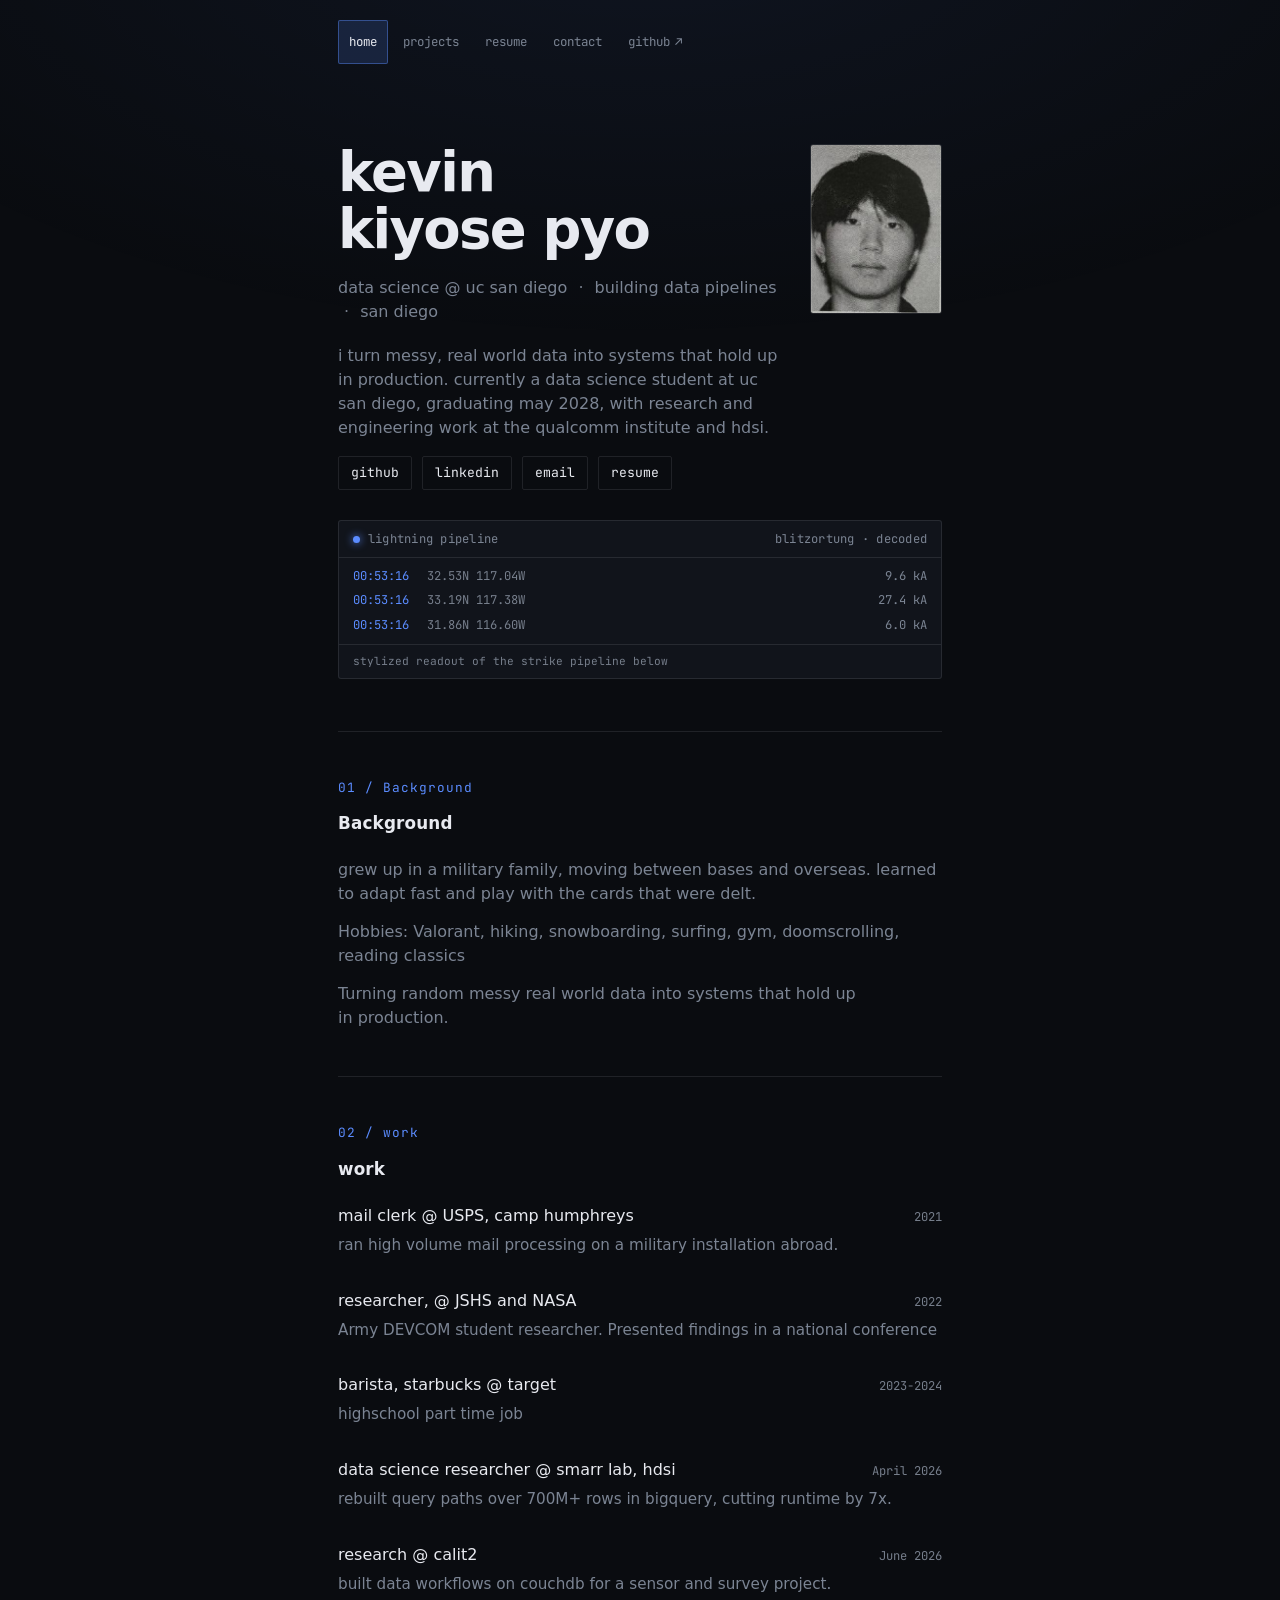
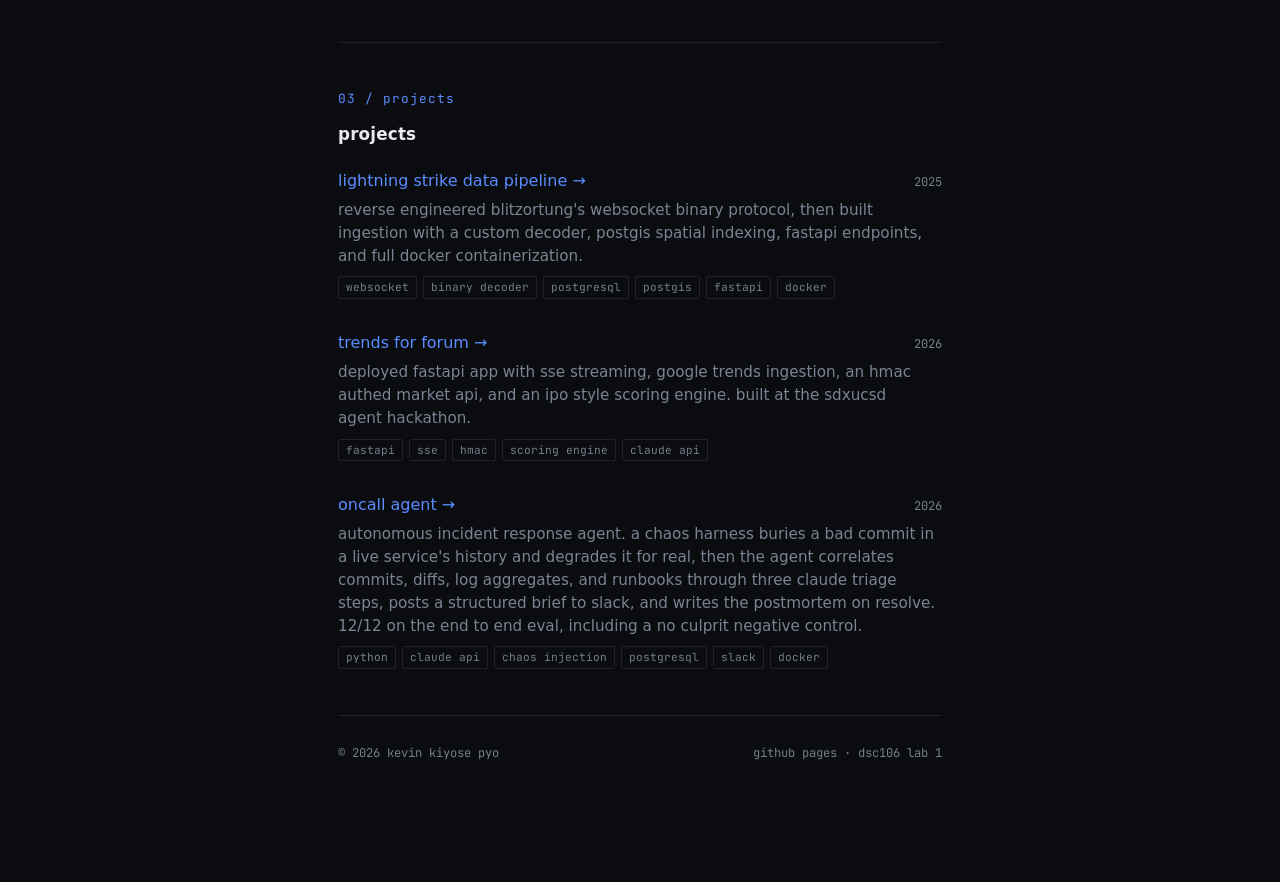
<file: index.html>
<!DOCTYPE html>
<html lang="en">
<head>
<meta charset="UTF-8" />
<meta name="viewport" content="width=device-width, initial-scale=1" />
<link rel="icon" href="favicon.svg" type="image/svg+xml" />
<title>Kevin Kiyose Pyo: Personal site and portfolio</title>
<meta name="author" content="Kevin Kiyose Pyo" />
<meta name="description" content="Kevin Kiyose Pyo. Data science at UC San Diego, building data pipelines in San Diego." />
<meta property="og:title" content="Kevin Kiyose Pyo: Personal site and portfolio" />
<meta property="og:description" content="Data science at UC San Diego, building data pipelines." />
<meta property="og:type" content="website" />
<meta property="og:url" content="https://kevinkiyosepyo.github.io/dsc106-lab1-portfolio" />
<link rel="canonical" href="https://kevinkiyosepyo.github.io/dsc106-lab1-portfolio" />
<link rel="preconnect" href="https://fonts.googleapis.com" />
<link rel="preconnect" href="https://fonts.gstatic.com" crossorigin />
<link href="https://fonts.googleapis.com/css2?family=JetBrains+Mono:wght@400;500;700&display=swap" rel="stylesheet" />
<link rel="stylesheet" href="style.css" />
</head>
<body>
<div class="storm" aria-hidden="true"></div>

<a class="skip-link" href="#main">skip to content</a>

<nav class="site-nav" aria-label="site navigation">
  <a href="index.html" aria-current="page">home</a>
  <a href="projects/index.html">projects</a>
  <a href="resume/index.html">resume</a>
  <a href="contact/index.html">contact</a>
  <a href="https://github.com/kevinkiyosepyo" target="_blank" rel="noopener noreferrer">github <span aria-hidden="true">↗</span><span class="visually-hidden"> (opens in a new tab)</span></a>
</nav>

<div class="wrap">
  <header class="page-head home">
    <div class="intro">
      <div>
        <h1>kevin kiyose pyo</h1>
        <p class="tagline">
          data science @ uc san diego
          <span class="sep">·</span> building data pipelines
          <span class="sep">·</span> san diego
        </p>
        <p class="lede">i turn messy, real world data into systems that hold up in production. currently a data science student at uc san diego, graduating <time datetime="2028-05">may 2028</time>, with research and engineering work at the qualcomm institute and hdsi.</p>
      </div>
      <figure class="portrait">
        <img src="images/kevin-portrait.jpg" alt="Black and white portrait of Kevin Kiyose Pyo." width="265" height="342" />
      </figure>
    </div>

    <nav class="links" aria-label="elsewhere">
      <a href="https://github.com/kevinkiyosepyo" target="_blank" rel="noopener noreferrer">github</a>
      <a href="https://www.linkedin.com/in/kevin-pyo/" target="_blank" rel="noopener noreferrer">linkedin</a>
      <a href="mailto:kevinkpyo@gmail.com">email</a>
      <a href="resume/index.html">resume</a>
    </nav>

    <!-- signature: lightning pipeline readout (decorative motif tied to the project below) -->
    <div class="feed" aria-hidden="true">
      <div class="feed-head">
        <span><span class="dot"></span>lightning pipeline</span>
        <span>blitzortung · decoded</span>
      </div>
      <div class="feed-rows" id="feedRows"></div>
      <div class="feed-note">stylized readout of the strike pipeline below</div>
    </div>
  </header>

  <main id="main">
  <section>
    <div class="idx">01 / Background</div>
    <h2>Background</h2>
    <div class="lede">
      <p>grew up in a military family, moving between bases and overseas. learned to adapt fast and play with the cards that were delt.</p>
      <p>Hobbies: Valorant, hiking, snowboarding, surfing, gym, doomscrolling, reading classics</p>
      <p>Turning random messy real world data into systems that hold up in production.</p>

    </div>
  </section>

  <section>
    <div class="idx">02 / work</div>
    <h2>work</h2>

    <div class="entry">
      <div class="entry-top">
        <div class="entry-title">mail clerk @ USPS, camp humphreys</div>
        <div class="entry-date">2021</div>
      </div>
      <p class="entry-desc">ran high volume mail processing on a military installation abroad.</p>
    </div>

    <div class="entry">
      <div class="entry-top">
        <div class="entry-title">researcher, @ JSHS and NASA</div>
        <div class="entry-date">2022</div>
      </div>
      <p class="entry-desc">Army DEVCOM student researcher. Presented findings in a national conference</p>
    </div>

    <div class="entry">
      <div class="entry-top">
        <div class="entry-title">barista, starbucks @ target</div>
        <div class="entry-date">2023-2024</div>
      </div>
      <p class="entry-desc">highschool part time job</p>
    </div>

    <div class="entry">
      <div class="entry-top">
        <div class="entry-title">data science researcher @ smarr lab, hdsi</div>
        <div class="entry-date">April 2026</div>
      </div>
      <p class="entry-desc">rebuilt query paths over 700M+ rows in bigquery, cutting runtime by 7x.</p>
    </div>

    <div class="entry">
      <div class="entry-top">
        <div class="entry-title">research @ calit2</div>
        <div class="entry-date">June 2026</div>
      </div>
      <p class="entry-desc">built data workflows on couchdb for a sensor and survey project.</p>
    </div>
  </section>

  <section>
    <div class="idx">03 / projects</div>
    <h2>projects</h2>

    <div class="entry">
      <div class="entry-top">
        <div class="entry-title">
          <a href="https://github.com/kevinkiyosepyo">lightning strike data pipeline →</a>
        </div>
        <div class="entry-date">2025</div>
      </div>
      <p class="entry-desc">reverse engineered blitzortung's websocket binary protocol, then built ingestion with a custom decoder, postgis spatial indexing, fastapi endpoints, and full docker containerization.</p>
      <div class="stack">
        <span>websocket</span><span>binary decoder</span><span>postgresql</span><span>postgis</span><span>fastapi</span><span>docker</span>
      </div>
    </div>

    <div class="entry">
      <div class="entry-top">
        <div class="entry-title">
          <a href="https://github.com/kevinkiyosepyo/trends-for-forum">trends for forum →</a>
        </div>
        <div class="entry-date">2026</div>
      </div>
      <p class="entry-desc">deployed fastapi app with sse streaming, google trends ingestion, an hmac authed market api, and an ipo style scoring engine. built at the sdxucsd agent hackathon.</p>
      <div class="stack">
        <span>fastapi</span><span>sse</span><span>hmac</span><span>scoring engine</span><span>claude api</span>
      </div>
    </div>

    <div class="entry">
      <div class="entry-top">
        <div class="entry-title">
          <a href="https://github.com/kevinkiyosepyo/oncall-agent">oncall agent →</a>
        </div>
        <div class="entry-date">2026</div>
      </div>
      <p class="entry-desc">autonomous incident response agent. a chaos harness buries a bad commit in a live service's history and degrades it for real, then the agent correlates commits, diffs, log aggregates, and runbooks through three claude triage steps, posts a structured brief to slack, and writes the postmortem on resolve. 12/12 on the end to end eval, including a no culprit negative control.</p>
      <div class="stack">
        <span>python</span><span>claude api</span><span>chaos injection</span><span>postgresql</span><span>slack</span><span>docker</span>
      </div>
    </div>
  </section>


  </main>

  <footer>
    <span>© 2026 kevin kiyose pyo</span>
    <span>github pages · dsc106 lab 1</span>
  </footer>
</div>

<script>
  // Decorative strike readout. Cycles plausible coordinates to evoke the pipeline.
  // Not a live feed; purely a visual motif for the signature panel.
  (function () {
    var rows = document.getElementById("feedRows");
    if (!rows) return;
    var places = [
      ["32.71N", "117.16W"], ["33.19N", "117.38W"], ["32.84N", "117.27W"],
      ["34.05N", "118.24W"], ["32.53N", "117.04W"], ["33.68N", "117.83W"],
      ["31.86N", "116.60W"], ["32.99N", "117.06W"], ["33.42N", "117.61W"]
    ];
    function stamp() {
      var d = new Date();
      function p(n){ return (n < 10 ? "0" : "") + n; }
      return p(d.getHours()) + ":" + p(d.getMinutes()) + ":" + p(d.getSeconds());
    }
    function kA() { return (Math.random() * 60 + 5).toFixed(1) + " kA"; }
    function push() {
      var loc = places[Math.floor(Math.random() * places.length)];
      var row = document.createElement("div");
      row.className = "feed-row new";
      row.innerHTML =
        '<span class="t">' + stamp() + '</span>' +
        '<span>' + loc[0] + "  " + loc[1] + '</span>' +
        '<span class="c">' + kA() + '</span>';
      rows.insertBefore(row, rows.firstChild);
      while (rows.children.length > 4) rows.removeChild(rows.lastChild);
      setTimeout(function () { row.classList.remove("new"); }, 900);
    }
    var reduce = window.matchMedia && window.matchMedia("(prefers-reduced-motion: reduce)").matches;
    push(); push(); push();
    if (!reduce) setInterval(push, 2600);
  })();

</script>
</body>
</html>
</file>
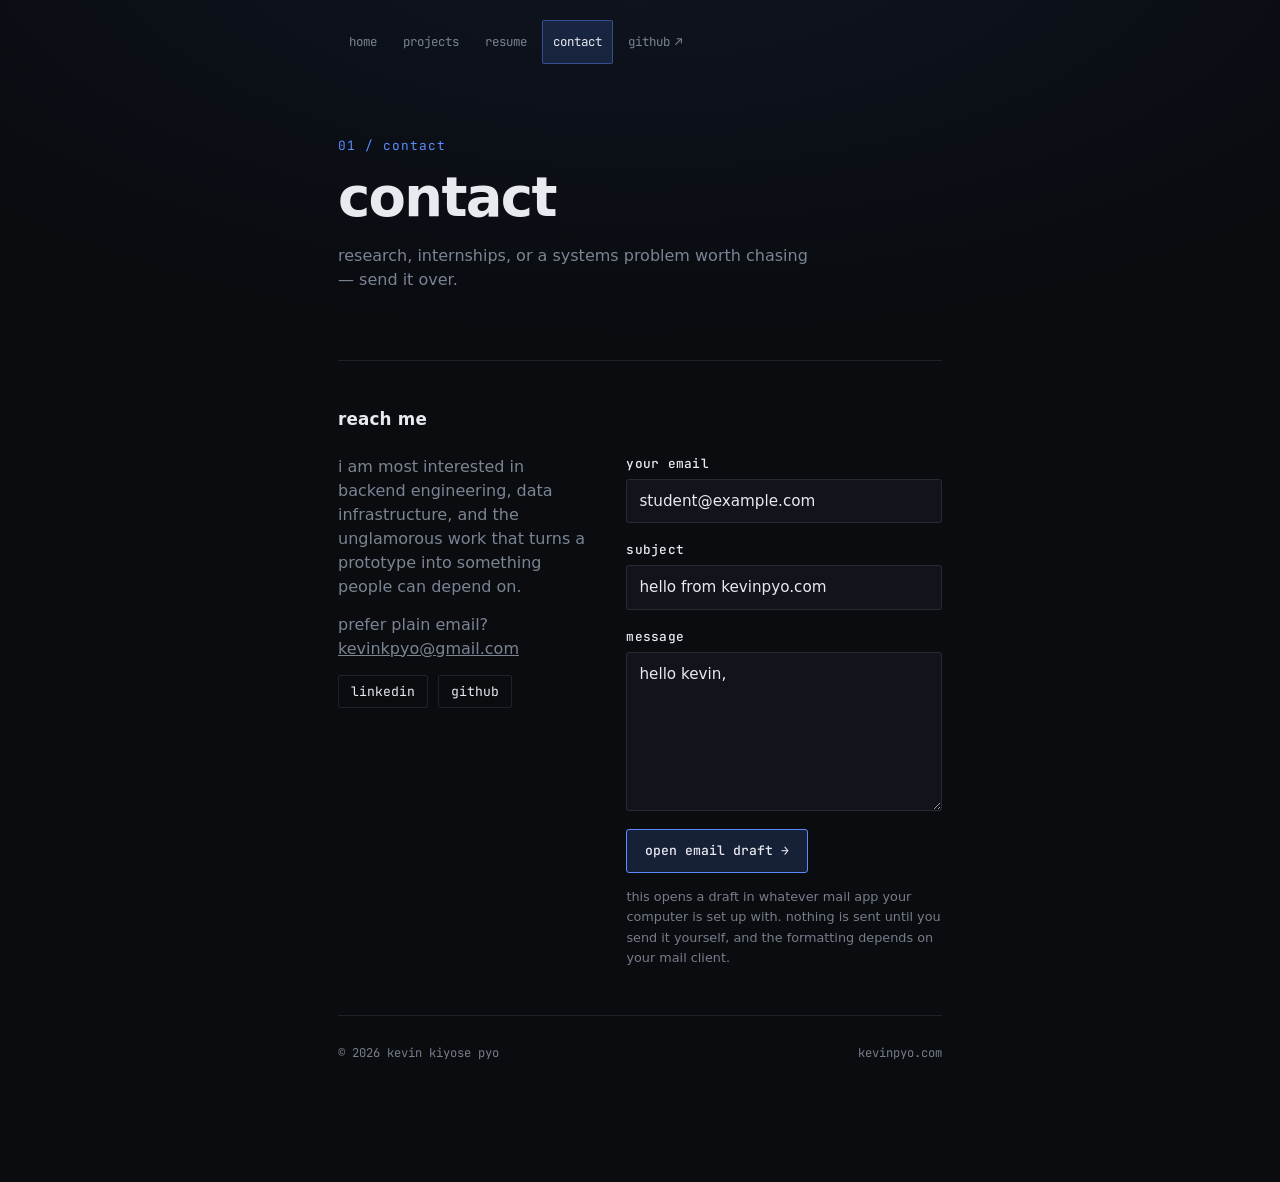
<file: contact/index.html>
<!DOCTYPE html>
<html lang="en">
<head>
<meta charset="UTF-8" />
<meta name="viewport" content="width=device-width, initial-scale=1" />
<link rel="icon" href="../favicon.svg" type="image/svg+xml" />
<title>contact — kevin kiyose pyo</title>
<meta name="author" content="Kevin Kiyose Pyo" />
<meta name="description" content="Get in touch with Kevin Kiyose Pyo about research, internships, and engineering work." />
<meta property="og:title" content="contact — kevin kiyose pyo" />
<meta property="og:description" content="Get in touch with Kevin Kiyose Pyo about research, internships, and engineering work." />
<meta property="og:type" content="website" />
<meta property="og:url" content="https://kevinkiyosepyo.github.io/dsc106-lab1-portfolio/contact/" />
<link rel="canonical" href="https://kevinkiyosepyo.github.io/dsc106-lab1-portfolio/contact/" />
<link rel="preconnect" href="https://fonts.googleapis.com" />
<link rel="preconnect" href="https://fonts.gstatic.com" crossorigin />
<link href="https://fonts.googleapis.com/css2?family=JetBrains+Mono:wght@400;500;700&display=swap" rel="stylesheet" />
<link rel="stylesheet" href="../style.css" />
</head>
<body>
<div class="storm" aria-hidden="true"></div>

<a class="skip-link" href="#main">skip to content</a>

<nav class="site-nav" aria-label="site navigation">
  <a href="../index.html">home</a>
  <a href="../projects/index.html">projects</a>
  <a href="../resume/index.html">resume</a>
  <a href="../contact/index.html" aria-current="page">contact</a>
  <a href="https://github.com/kevinkiyosepyo" target="_blank" rel="noopener noreferrer">github <span aria-hidden="true">↗</span><span class="visually-hidden"> (opens in a new tab)</span></a>
</nav>

<div class="wrap">
  <header class="page-head">
    <div class="idx">01 / contact</div>
    <h1>contact</h1>
    <p class="tagline">research, internships, or a systems problem worth chasing &mdash; send it over.</p>
  </header>

  <main id="main">
    <section aria-labelledby="reach">
      <h2 id="reach">reach me</h2>
      <div class="contact-grid">
        <div class="lede">
          <p>i am most interested in backend engineering, data infrastructure, and the unglamorous work that turns a prototype into something people can depend on.</p>
          <p>prefer plain email?<br />
            <a href="mailto:kevinkpyo@gmail.com">kevinkpyo@gmail.com</a>
          </p>
          <nav class="links" aria-label="elsewhere">
            <a href="https://www.linkedin.com/in/kevin-pyo/" target="_blank" rel="noopener noreferrer">linkedin</a>
            <a href="https://github.com/kevinkiyosepyo" target="_blank" rel="noopener noreferrer">github</a>
          </nav>
        </div>

        <div>
          <!-- Lab 1 contact form: opens the visitor's mail client with the fields prefilled. -->
          <form action="mailto:kevinkpyo@gmail.com" method="POST" enctype="text/plain">
            <label>your email
              <input name="email" type="email" autocomplete="email" value="student@example.com" required />
            </label>
            <label>subject
              <input name="subject" value="hello from kevinpyo.com" required />
            </label>
            <label>message
              <textarea name="body" rows="6" aria-label="message" required>hello kevin,</textarea>
            </label>
            <button type="submit">open email draft <span aria-hidden="true">&rarr;</span></button>
          </form>
          <p class="form-note">this opens a draft in whatever mail app your computer is set up with. nothing is sent until you send it yourself, and the formatting depends on your mail client.</p>
        </div>
      </div>
    </section>
  </main>

  <footer>
    <span>&copy; 2026 kevin kiyose pyo</span>
    <span>kevinpyo.com</span>
  </footer>
</div>
</body>
</html>
</file>
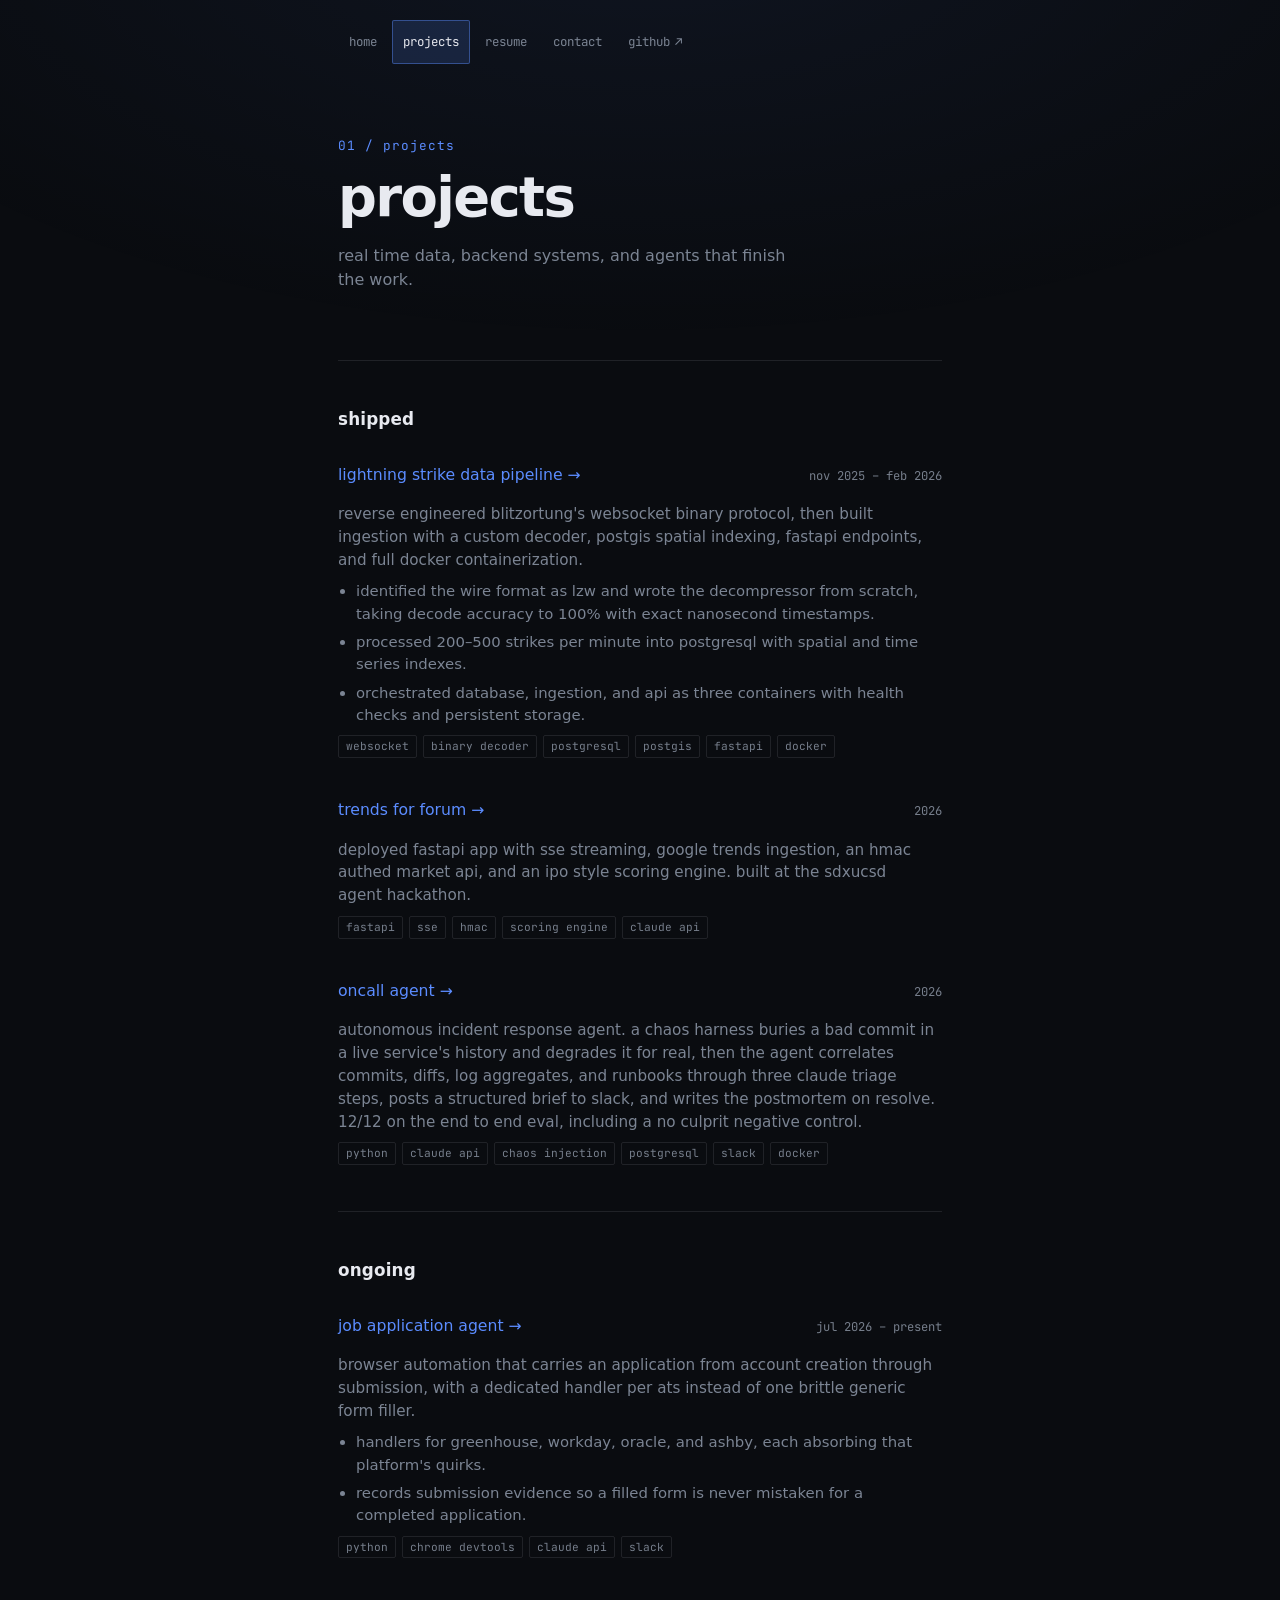
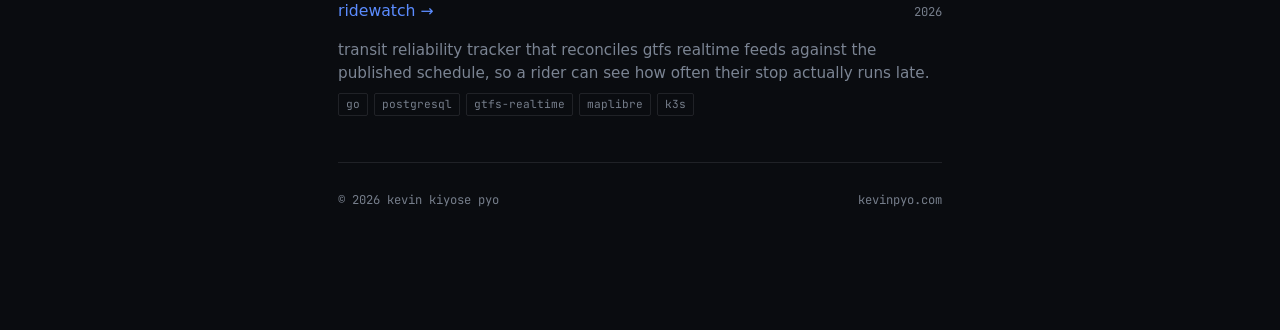
<file: projects/index.html>
<!DOCTYPE html>
<html lang="en">
<head>
<meta charset="UTF-8" />
<meta name="viewport" content="width=device-width, initial-scale=1" />
<link rel="icon" href="../favicon.svg" type="image/svg+xml" />
<title>projects — kevin kiyose pyo</title>
<meta name="author" content="Kevin Kiyose Pyo" />
<meta name="description" content="Projects by Kevin Kiyose Pyo: real-time data pipelines, backend services, and autonomous agents." />
<meta property="og:title" content="projects — kevin kiyose pyo" />
<meta property="og:description" content="Projects by Kevin Kiyose Pyo: real-time data pipelines, backend services, and autonomous agents." />
<meta property="og:type" content="website" />
<meta property="og:url" content="https://kevinkiyosepyo.github.io/dsc106-lab1-portfolio/projects/" />
<link rel="canonical" href="https://kevinkiyosepyo.github.io/dsc106-lab1-portfolio/projects/" />
<link rel="preconnect" href="https://fonts.googleapis.com" />
<link rel="preconnect" href="https://fonts.gstatic.com" crossorigin />
<link href="https://fonts.googleapis.com/css2?family=JetBrains+Mono:wght@400;500;700&display=swap" rel="stylesheet" />
<link rel="stylesheet" href="../style.css" />
</head>
<body>
<div class="storm" aria-hidden="true"></div>

<a class="skip-link" href="#main">skip to content</a>

<nav class="site-nav" aria-label="site navigation">
  <a href="../index.html">home</a>
  <a href="../projects/index.html" aria-current="page">projects</a>
  <a href="../resume/index.html">resume</a>
  <a href="../contact/index.html">contact</a>
  <a href="https://github.com/kevinkiyosepyo" target="_blank" rel="noopener noreferrer">github <span aria-hidden="true">↗</span><span class="visually-hidden"> (opens in a new tab)</span></a>
</nav>

<div class="wrap">
  <header class="page-head">
    <div class="idx">01 / projects</div>
    <h1>projects</h1>
    <p class="tagline">real time data, backend systems, and agents that finish the work.</p>
  </header>

  <main id="main">
    <section aria-labelledby="shipped">
      <h2 id="shipped">shipped</h2>

      <article class="entry" id="lightning">
        <div class="entry-top">
          <h3 class="entry-title">
            <a href="https://github.com/kevinkiyosepyo/Lightning-Data-Pipeline-API">lightning strike data pipeline <span aria-hidden="true">&rarr;</span></a>
          </h3>
          <p class="entry-date"><time datetime="2025-11">nov 2025</time> &ndash; <time datetime="2026-02">feb 2026</time></p>
        </div>
        <p class="entry-desc">reverse engineered blitzortung's websocket binary protocol, then built ingestion with a custom decoder, postgis spatial indexing, fastapi endpoints, and full docker containerization.</p>
        <ul class="entry-points">
          <li>identified the wire format as lzw and wrote the decompressor from scratch, taking decode accuracy to 100% with exact nanosecond timestamps.</li>
          <li>processed 200&ndash;500 strikes per minute into postgresql with spatial and time series indexes.</li>
          <li>orchestrated database, ingestion, and api as three containers with health checks and persistent storage.</li>
        </ul>
        <div class="stack">
          <span>websocket</span><span>binary decoder</span><span>postgresql</span><span>postgis</span><span>fastapi</span><span>docker</span>
        </div>
      </article>

      <article class="entry" id="trends">
        <div class="entry-top">
          <h3 class="entry-title">
            <a href="https://github.com/kevinkiyosepyo/trends-for-forum">trends for forum <span aria-hidden="true">&rarr;</span></a>
          </h3>
          <p class="entry-date"><time datetime="2026">2026</time></p>
        </div>
        <p class="entry-desc">deployed fastapi app with sse streaming, google trends ingestion, an hmac authed market api, and an ipo style scoring engine. built at the sdxucsd agent hackathon.</p>
        <div class="stack">
          <span>fastapi</span><span>sse</span><span>hmac</span><span>scoring engine</span><span>claude api</span>
        </div>
      </article>

      <article class="entry" id="oncall">
        <div class="entry-top">
          <h3 class="entry-title">
            <a href="https://github.com/kevinkiyosepyo/oncall-agent">oncall agent <span aria-hidden="true">&rarr;</span></a>
          </h3>
          <p class="entry-date"><time datetime="2026">2026</time></p>
        </div>
        <p class="entry-desc">autonomous incident response agent. a chaos harness buries a bad commit in a live service's history and degrades it for real, then the agent correlates commits, diffs, log aggregates, and runbooks through three claude triage steps, posts a structured brief to slack, and writes the postmortem on resolve. 12/12 on the end to end eval, including a no culprit negative control.</p>
        <div class="stack">
          <span>python</span><span>claude api</span><span>chaos injection</span><span>postgresql</span><span>slack</span><span>docker</span>
        </div>
      </article>
    </section>

    <section aria-labelledby="ongoing">
      <h2 id="ongoing">ongoing</h2>

      <article class="entry" id="job-agent">
        <div class="entry-top">
          <h3 class="entry-title">
            <a href="https://github.com/kevinkiyosepyo/job-agent">job application agent <span aria-hidden="true">&rarr;</span></a>
          </h3>
          <p class="entry-date"><time datetime="2026-07">jul 2026</time> &ndash; present</p>
        </div>
        <p class="entry-desc">browser automation that carries an application from account creation through submission, with a dedicated handler per ats instead of one brittle generic form filler.</p>
        <ul class="entry-points">
          <li>handlers for greenhouse, workday, oracle, and ashby, each absorbing that platform's quirks.</li>
          <li>records submission evidence so a filled form is never mistaken for a completed application.</li>
        </ul>
        <div class="stack">
          <span>python</span><span>chrome devtools</span><span>claude api</span><span>slack</span>
        </div>
      </article>

      <article class="entry" id="ridewatch">
        <div class="entry-top">
          <h3 class="entry-title">
            <a href="https://github.com/kevinkiyosepyo/ridewatch">ridewatch <span aria-hidden="true">&rarr;</span></a>
          </h3>
          <p class="entry-date"><time datetime="2026">2026</time></p>
        </div>
        <p class="entry-desc">transit reliability tracker that reconciles gtfs realtime feeds against the published schedule, so a rider can see how often their stop actually runs late.</p>
        <div class="stack">
          <span>go</span><span>postgresql</span><span>gtfs-realtime</span><span>maplibre</span><span>k3s</span>
        </div>
      </article>
    </section>
  </main>

  <footer>
    <span>&copy; 2026 kevin kiyose pyo</span>
    <span>kevinpyo.com</span>
  </footer>
</div>
</body>
</html>
</file>
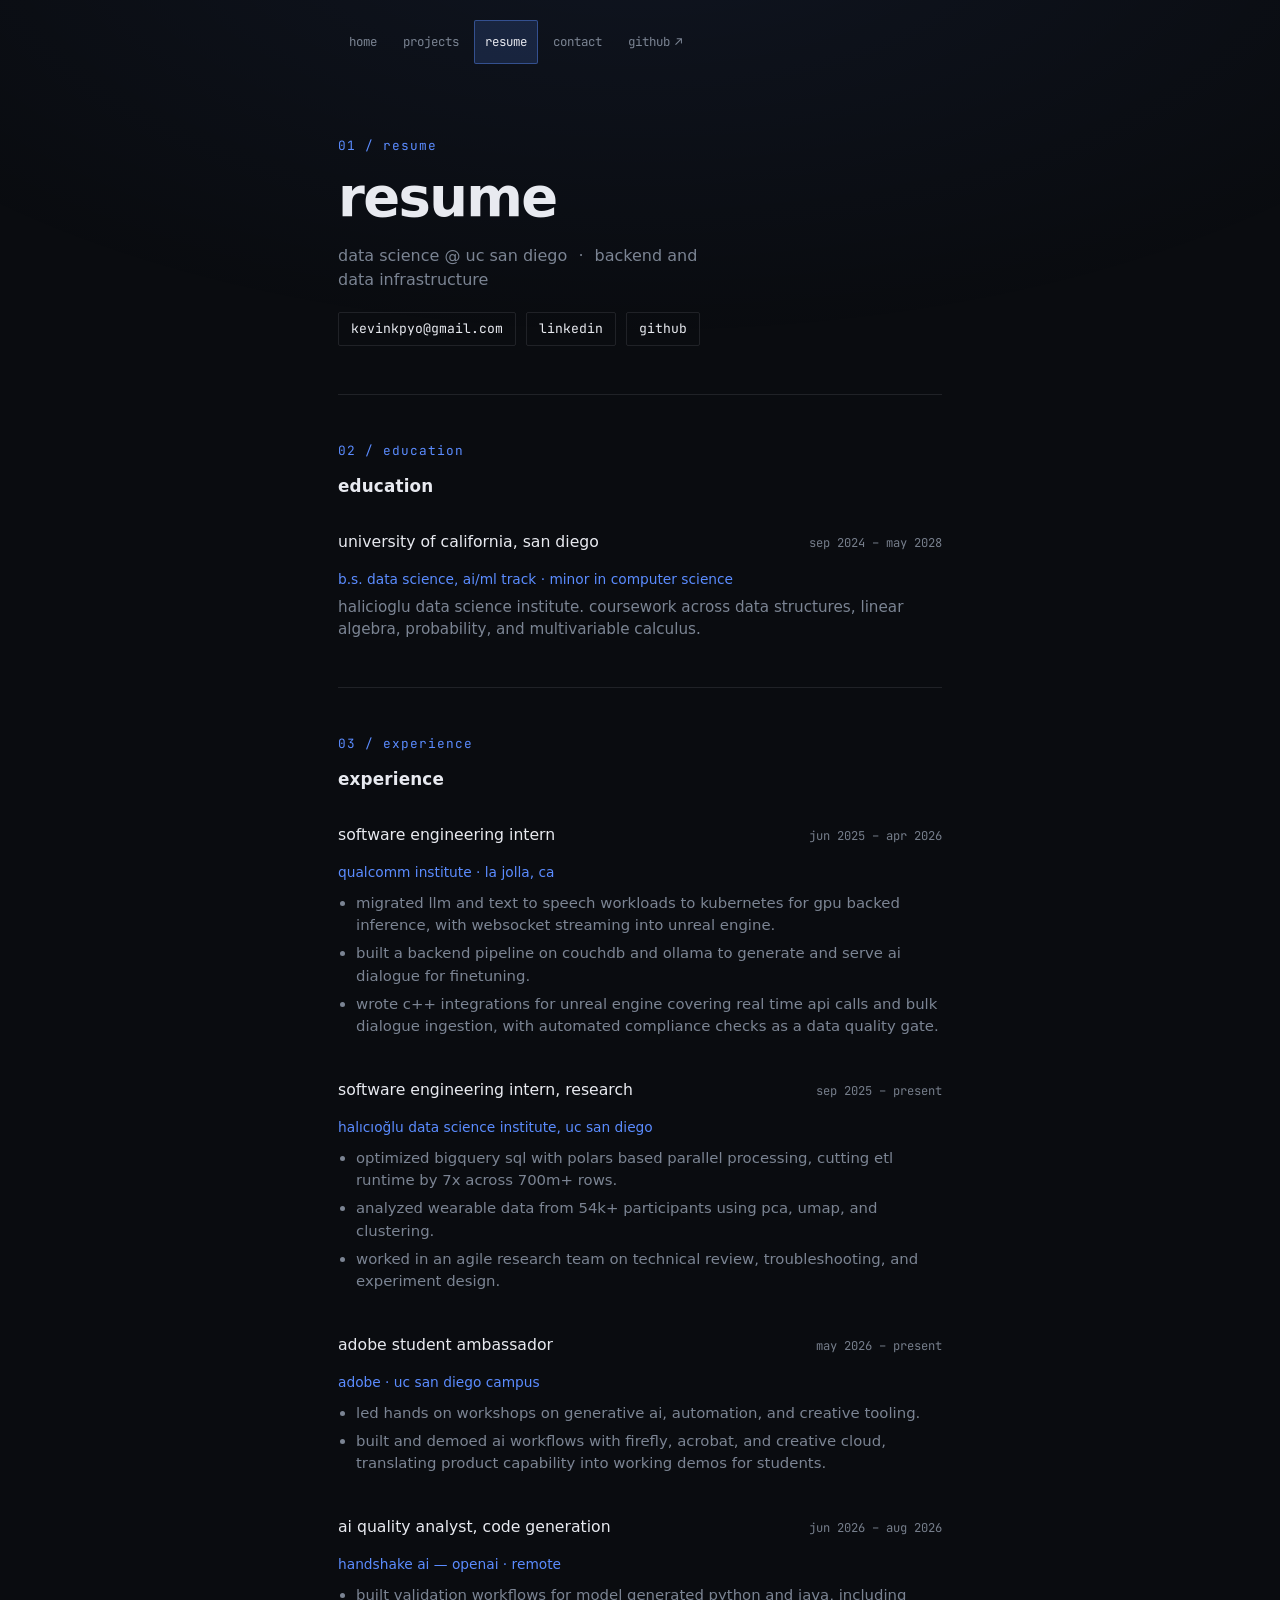
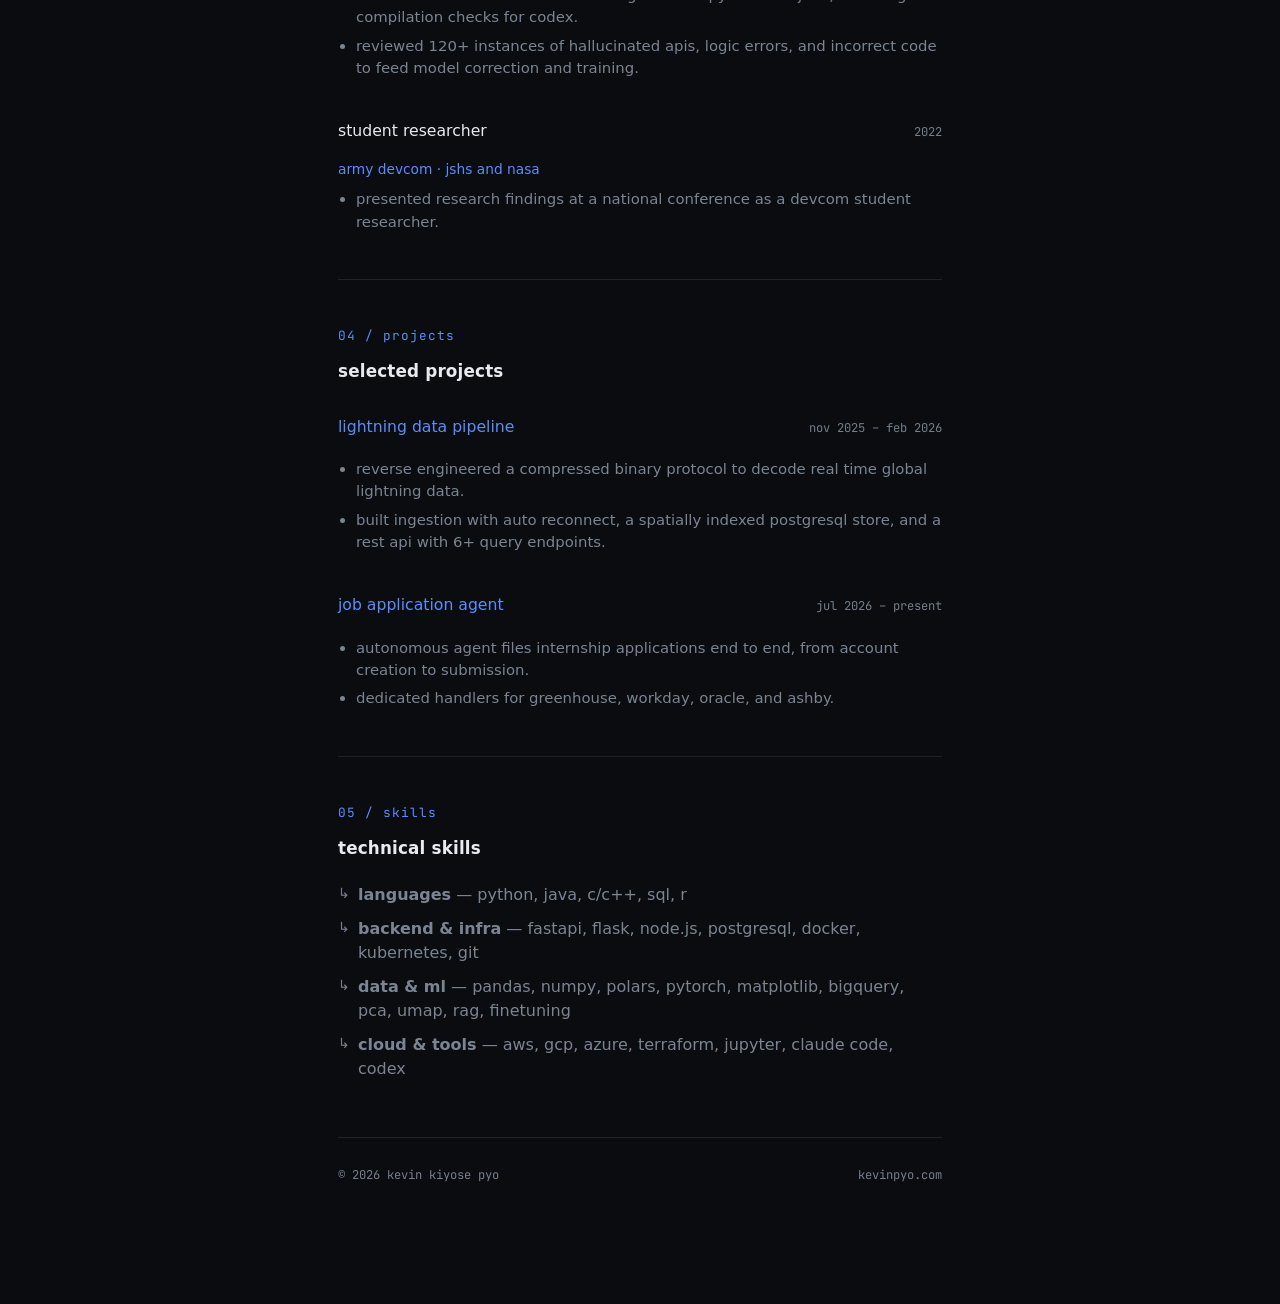
<file: resume/index.html>
<!DOCTYPE html>
<html lang="en">
<head>
<meta charset="UTF-8" />
<meta name="viewport" content="width=device-width, initial-scale=1" />
<link rel="icon" href="../favicon.svg" type="image/svg+xml" />
<title>resume — kevin kiyose pyo</title>
<meta name="author" content="Kevin Kiyose Pyo" />
<meta name="description" content="Kevin Kiyose Pyo's resume: UC San Diego data science, backend engineering, and research experience." />
<meta property="og:title" content="resume — kevin kiyose pyo" />
<meta property="og:description" content="Kevin Kiyose Pyo's resume: UC San Diego data science, backend engineering, and research experience." />
<meta property="og:type" content="website" />
<meta property="og:url" content="https://kevinkiyosepyo.github.io/dsc106-lab1-portfolio/resume/" />
<link rel="canonical" href="https://kevinkiyosepyo.github.io/dsc106-lab1-portfolio/resume/" />
<link rel="preconnect" href="https://fonts.googleapis.com" />
<link rel="preconnect" href="https://fonts.gstatic.com" crossorigin />
<link href="https://fonts.googleapis.com/css2?family=JetBrains+Mono:wght@400;500;700&display=swap" rel="stylesheet" />
<link rel="stylesheet" href="../style.css" />
</head>
<body>
<div class="storm" aria-hidden="true"></div>

<a class="skip-link" href="#main">skip to content</a>

<nav class="site-nav" aria-label="site navigation">
  <a href="../index.html">home</a>
  <a href="../projects/index.html">projects</a>
  <a href="../resume/index.html" aria-current="page">resume</a>
  <a href="../contact/index.html">contact</a>
  <a href="https://github.com/kevinkiyosepyo" target="_blank" rel="noopener noreferrer">github <span aria-hidden="true">↗</span><span class="visually-hidden"> (opens in a new tab)</span></a>
</nav>

<div class="wrap">
  <header class="page-head">
    <div class="idx">01 / resume</div>
    <h1>resume</h1>
    <p class="tagline">
      data science @ uc san diego
      <span class="sep">&middot;</span> backend and data infrastructure
    </p>
    <nav class="links" aria-label="resume links">
      <a href="mailto:kevinkpyo@gmail.com">kevinkpyo@gmail.com</a>
      <a href="https://www.linkedin.com/in/kevin-pyo/" target="_blank" rel="noopener noreferrer">linkedin</a>
      <a href="https://github.com/kevinkiyosepyo" target="_blank" rel="noopener noreferrer">github</a>
    </nav>
  </header>

  <main id="main">
    <section aria-labelledby="education">
      <div class="idx">02 / education</div>
      <h2 id="education">education</h2>
      <article class="entry">
        <div class="entry-top">
          <h3 class="entry-title">university of california, san diego</h3>
          <p class="entry-date"><time datetime="2024-09">sep 2024</time> &ndash; <time datetime="2028-05">may 2028</time></p>
        </div>
        <p class="entry-org">b.s. data science, ai/ml track &middot; minor in computer science</p>
        <p class="entry-desc">halicioglu data science institute. coursework across data structures, linear algebra, probability, and multivariable calculus.</p>
      </article>
    </section>

    <section aria-labelledby="experience">
      <div class="idx">03 / experience</div>
      <h2 id="experience">experience</h2>

      <article class="entry">
        <div class="entry-top">
          <h3 class="entry-title">software engineering intern</h3>
          <p class="entry-date"><time datetime="2025-06">jun 2025</time> &ndash; <time datetime="2026-04">apr 2026</time></p>
        </div>
        <p class="entry-org">qualcomm institute &middot; la jolla, ca</p>
        <ul class="entry-points">
          <li>migrated llm and text to speech workloads to kubernetes for gpu backed inference, with websocket streaming into unreal engine.</li>
          <li>built a backend pipeline on couchdb and ollama to generate and serve ai dialogue for finetuning.</li>
          <li>wrote c++ integrations for unreal engine covering real time api calls and bulk dialogue ingestion, with automated compliance checks as a data quality gate.</li>
        </ul>
      </article>

      <article class="entry">
        <div class="entry-top">
          <h3 class="entry-title">software engineering intern, research</h3>
          <p class="entry-date"><time datetime="2025-09">sep 2025</time> &ndash; present</p>
        </div>
        <p class="entry-org">hal&#x131;c&#x131;o&#x11F;lu data science institute, uc san diego</p>
        <ul class="entry-points">
          <li>optimized bigquery sql with polars based parallel processing, cutting etl runtime by 7x across 700m+ rows.</li>
          <li>analyzed wearable data from 54k+ participants using pca, umap, and clustering.</li>
          <li>worked in an agile research team on technical review, troubleshooting, and experiment design.</li>
        </ul>
      </article>

      <article class="entry">
        <div class="entry-top">
          <h3 class="entry-title">adobe student ambassador</h3>
          <p class="entry-date"><time datetime="2026-05">may 2026</time> &ndash; present</p>
        </div>
        <p class="entry-org">adobe &middot; uc san diego campus</p>
        <ul class="entry-points">
          <li>led hands on workshops on generative ai, automation, and creative tooling.</li>
          <li>built and demoed ai workflows with firefly, acrobat, and creative cloud, translating product capability into working demos for students.</li>
        </ul>
      </article>

      <article class="entry">
        <div class="entry-top">
          <h3 class="entry-title">ai quality analyst, code generation</h3>
          <p class="entry-date"><time datetime="2026-06">jun 2026</time> &ndash; <time datetime="2026-08">aug 2026</time></p>
        </div>
        <p class="entry-org">handshake ai &mdash; openai &middot; remote</p>
        <ul class="entry-points">
          <li>built validation workflows for model generated python and java, including compilation checks for codex.</li>
          <li>reviewed 120+ instances of hallucinated apis, logic errors, and incorrect code to feed model correction and training.</li>
        </ul>
      </article>

      <article class="entry">
        <div class="entry-top">
          <h3 class="entry-title">student researcher</h3>
          <p class="entry-date"><time datetime="2022">2022</time></p>
        </div>
        <p class="entry-org">army devcom &middot; jshs and nasa</p>
        <ul class="entry-points">
          <li>presented research findings at a national conference as a devcom student researcher.</li>
        </ul>
      </article>
    </section>

    <section aria-labelledby="selected-projects">
      <div class="idx">04 / projects</div>
      <h2 id="selected-projects">selected projects</h2>

      <article class="entry">
        <div class="entry-top">
          <h3 class="entry-title"><a href="../projects/index.html#lightning">lightning data pipeline</a></h3>
          <p class="entry-date"><time datetime="2025-11">nov 2025</time> &ndash; <time datetime="2026-02">feb 2026</time></p>
        </div>
        <ul class="entry-points">
          <li>reverse engineered a compressed binary protocol to decode real time global lightning data.</li>
          <li>built ingestion with auto reconnect, a spatially indexed postgresql store, and a rest api with 6+ query endpoints.</li>
        </ul>
      </article>

      <article class="entry">
        <div class="entry-top">
          <h3 class="entry-title"><a href="../projects/index.html#job-agent">job application agent</a></h3>
          <p class="entry-date"><time datetime="2026-07">jul 2026</time> &ndash; present</p>
        </div>
        <ul class="entry-points">
          <li>autonomous agent files internship applications end to end, from account creation to submission.</li>
          <li>dedicated handlers for greenhouse, workday, oracle, and ashby.</li>
        </ul>
      </article>
    </section>

    <section aria-labelledby="skills">
      <div class="idx">05 / skills</div>
      <h2 id="skills">technical skills</h2>
      <ul class="plain">
        <li><strong>languages</strong> &mdash; python, java, c/c++, sql, r</li>
        <li><strong>backend &amp; infra</strong> &mdash; fastapi, flask, node.js, postgresql, docker, kubernetes, git</li>
        <li><strong>data &amp; ml</strong> &mdash; pandas, numpy, polars, pytorch, matplotlib, bigquery, pca, umap, rag, finetuning</li>
        <li><strong>cloud &amp; tools</strong> &mdash; aws, gcp, azure, terraform, jupyter, claude code, codex</li>
      </ul>
    </section>
  </main>

  <footer>
    <span>&copy; 2026 kevin kiyose pyo</span>
    <span>kevinpyo.com</span>
  </footer>
</div>
</body>
</html>
</file>
<file: style.css>
/* Shared stylesheet for every page of kevinpyo.com.
   The HTML carries the content and structure; this file carries presentation. */

:root {
  --bg: #0A0C10;
  --surface: #11141B;
  --hairline: rgba(232, 234, 240, 0.10);
  --text: #E8EAF0;
  --muted: #7B8493;
  --faint: #767E8B;
  --accent: #5B8CFF;
  --accent-dim: rgba(91, 140, 255, 0.16);
  --mono: "JetBrains Mono", ui-monospace, SFMono-Regular, Menlo, monospace;
  --maxw: 660px;
  color-scheme: dark;
}

* { box-sizing: border-box; }

html { scroll-behavior: smooth; }

body {
  /* Set line height to 1.5 times the font size
     and use the OS's UI font as the website font
   */
  font: 100%/1.5 system-ui;
  margin: 0;
  background: var(--bg);
  color: var(--text);
  -webkit-font-smoothing: antialiased;
  text-rendering: optimizeLegibility;
}

a { color: inherit; }
p { text-wrap: pretty; }

:is(a, button, input, textarea, [tabindex]):focus-visible {
  outline: 2px solid var(--accent);
  outline-offset: 3px;
}

.visually-hidden, .skip-link:not(:focus) {
  position: absolute;
  width: 1px; height: 1px;
  padding: 0; margin: -1px;
  overflow: hidden;
  clip-path: inset(50%);
  white-space: nowrap;
  border: 0;
}
.skip-link:focus {
  display: inline-block;
  margin: 10px 0 0 28px;
  padding: 8px 12px;
  background: var(--surface);
  border: 1px solid var(--accent);
  border-radius: 3px;
  text-decoration: none;
}

/* ambient lightning layer: signature */
.storm {
  position: fixed;
  inset: 0;
  z-index: 0;
  pointer-events: none;
  background: radial-gradient(120% 80% at 50% -10%, rgba(91, 140, 255, 0.07), transparent 60%);
}
.storm::before,
.storm::after {
  content: "";
  position: absolute;
  inset: 0;
  opacity: 0;
  background: radial-gradient(60% 50% at 28% 0%, rgba(124, 158, 255, 0.22), transparent 55%);
  animation: flash 14s ease-in-out infinite;
}
.storm::after {
  background: radial-gradient(55% 45% at 74% 8%, rgba(150, 130, 255, 0.18), transparent 55%);
  animation-delay: 7.5s;
  animation-duration: 17s;
}
@keyframes flash {
  0%, 100% { opacity: 0; }
  1% { opacity: 0.9; }
  3% { opacity: 0.15; }
  4% { opacity: 0.7; }
  7% { opacity: 0; }
}

.wrap {
  position: relative;
  z-index: 1;
  max-width: var(--maxw);
  margin: 0 auto;
  padding: 0 28px 120px;
}

/* site navigation: present on every page */
.site-nav {
  position: relative;
  z-index: 2;
  max-width: var(--maxw);
  margin: 0 auto;
  padding: 20px 28px 0;
  display: flex;
  flex-wrap: wrap;
  align-items: center;
  gap: 6px 4px;
  font-family: var(--mono);
  font-size: 0.78rem;
}
.site-nav a {
  display: inline-flex;
  align-items: center;
  gap: 5px;
  min-height: 44px;
  padding: 6px 10px;
  color: var(--muted);
  text-decoration: none;
  border: 1px solid transparent;
  border-radius: 2px;
  transition: color 0.18s ease, border-color 0.18s ease, background 0.18s ease;
}
.site-nav a:hover { color: var(--text); border-color: var(--hairline); }
.site-nav a[aria-current="page"] { color: var(--text); border-color: rgba(91, 140, 255, 0.42); background: var(--accent-dim); }

/* hero */
.page-head { padding: 72px 0 48px; }
.page-head.home { padding: 80px 0 52px; }

h1 {
  font-weight: 600;
  font-size: clamp(2.1rem, 7vw, 3.4rem);
  letter-spacing: -0.03em;
  line-height: 1.05;
  margin: 0 0 18px;
  text-wrap: balance;
}

.tagline {
  color: var(--muted);
  font-size: 1rem;
  margin: 0 0 20px;
  max-width: 48ch;
}
.tagline .sep { color: var(--faint); padding: 0 6px; }

.intro {
  display: grid;
  grid-template-columns: minmax(0, 1fr) 132px;
  align-items: start;
  gap: 28px;
}
.portrait { margin: 0; }
.portrait img {
  display: block;
  width: 100%;
  height: auto;
  border: 1px solid var(--hairline);
  border-radius: 3px;
}
.portrait figcaption {
  margin-top: 8px;
  color: var(--faint);
  font: 0.66rem var(--mono);
  line-height: 1.5;
}

nav.links {
  display: flex;
  flex-wrap: wrap;
  gap: 8px 10px;
  font-family: var(--mono);
  font-size: 0.82rem;
}
nav.links a {
  color: var(--text);
  text-decoration: none;
  border: 1px solid var(--hairline);
  padding: 6px 12px;
  border-radius: 2px;
  transition: border-color 0.18s ease, color 0.18s ease;
}
nav.links a:hover { border-color: var(--accent); color: var(--accent); }

/* lightning readout: signature widget */
.feed {
  margin-top: 30px;
  border: 1px solid var(--hairline);
  border-radius: 3px;
  background: var(--surface);
  font-family: var(--mono);
  font-size: 0.76rem;
  overflow: hidden;
}
.feed-head {
  display: flex;
  align-items: center;
  justify-content: space-between;
  padding: 9px 14px;
  border-bottom: 1px solid var(--hairline);
  color: var(--muted);
  letter-spacing: 0.02em;
}
.feed-head .dot {
  display: inline-block;
  width: 7px; height: 7px;
  border-radius: 50%;
  background: var(--accent);
  margin-right: 8px;
  box-shadow: 0 0 8px var(--accent);
  animation: pulse 2.4s ease-in-out infinite;
}
@keyframes pulse { 0%,100% { opacity: 0.35; } 50% { opacity: 1; } }
.feed-rows { padding: 6px 0; min-height: 86px; }
.feed-row {
  display: grid;
  grid-template-columns: 64px 1fr auto;
  gap: 10px;
  padding: 3px 14px;
  color: var(--faint);
  white-space: nowrap;
}
.feed-row .t { color: var(--accent); }
.feed-row .c { color: var(--muted); }
.feed-row.new { color: var(--text); }
.feed-note {
  padding: 8px 14px;
  border-top: 1px solid var(--hairline);
  color: var(--faint);
  font-size: 0.7rem;
}

/* sections */
section { padding: 46px 0; border-top: 1px solid var(--hairline); }

.idx {
  font-family: var(--mono);
  color: var(--accent);
  font-size: 0.8rem;
  letter-spacing: 0.08em;
  margin-bottom: 14px;
}
h2 {
  font-weight: 600;
  font-size: 1.05rem;
  letter-spacing: 0.01em;
  margin: 0 0 22px;
  color: var(--text);
}
h3 {
  font-weight: 500;
  font-size: 0.98rem;
  margin: 0;
  color: var(--text);
}

.lede { color: var(--muted); }
.lede p { margin: 0 0 14px; }
.lede p:last-child { margin-bottom: 0; }

ul.plain { list-style: none; margin: 0; padding: 0; }
ul.plain li {
  color: var(--muted);
  padding-left: 20px;
  position: relative;
  margin-bottom: 10px;
}
ul.plain li::before {
  content: "\21B3";
  position: absolute;
  left: 0;
  color: var(--faint);
  font-family: var(--mono);
  font-size: 0.85rem;
}

/* entries (work / projects / resume) */
.entry { margin-bottom: 32px; }
.entry:last-child { margin-bottom: 0; }
.entry-top {
  display: flex;
  justify-content: space-between;
  align-items: baseline;
  gap: 16px;
  flex-wrap: wrap;
}
.entry-title { font-weight: 500; color: var(--text); }
.entry-title a { color: var(--accent); text-decoration: none; }
.entry-title a:hover { text-decoration: underline; }
.entry-date {
  font-family: var(--mono);
  font-size: 0.76rem;
  color: var(--faint);
  white-space: nowrap;
}
.entry-org { margin: 5px 0 0; color: var(--accent); font-size: 0.86rem; }
.entry-desc { color: var(--muted); margin: 6px 0 0; font-size: 0.95rem; }
.entry-points { margin: 9px 0 0; padding-left: 18px; color: var(--muted); font-size: 0.93rem; }
.entry-points li { margin-bottom: 6px; }
.entry-points li:last-child { margin-bottom: 0; }
.stack {
  margin-top: 9px;
  display: flex;
  flex-wrap: wrap;
  gap: 6px;
  font-family: var(--mono);
  font-size: 0.7rem;
}
.stack span {
  color: var(--faint);
  border: 1px solid var(--hairline);
  padding: 2px 7px;
  border-radius: 2px;
}

/* contact form */
.contact-grid {
  display: grid;
  grid-template-columns: minmax(0, 1fr) minmax(0, 1.25fr);
  gap: 36px;
  align-items: start;
}
form label {
  display: block;
  margin-bottom: 18px;
  color: var(--text);
  font: 500 0.8rem var(--mono);
  letter-spacing: 0.02em;
}
input, textarea {
  display: block;
  width: 100%;
  margin-top: 7px;
  padding: 10px 12px;
  border: 1px solid var(--hairline);
  border-radius: 3px;
  background: var(--surface);
  color: var(--text);
  font: 400 0.95rem/1.5 system-ui;
}
input::placeholder, textarea::placeholder { color: var(--faint); }
input:hover, textarea:hover { border-color: rgba(91, 140, 255, 0.4); }
textarea { min-height: 148px; resize: vertical; }
button {
  min-height: 44px;
  padding: 10px 18px;
  border: 1px solid var(--accent);
  border-radius: 3px;
  background: var(--accent-dim);
  color: var(--text);
  cursor: pointer;
  font: 500 0.82rem var(--mono);
  transition: background 0.18s ease;
}
button:hover { background: rgba(91, 140, 255, 0.3); }
.form-note { margin: 14px 0 0; color: var(--faint); font-size: 0.8rem; line-height: 1.6; }

footer {
  border-top: 1px solid var(--hairline);
  padding-top: 28px;
  color: var(--faint);
  font-family: var(--mono);
  font-size: 0.76rem;
  display: flex;
  justify-content: space-between;
  flex-wrap: wrap;
  gap: 10px;
}

@media (max-width: 620px) {
  .contact-grid { grid-template-columns: 1fr; gap: 26px; }
  .intro { grid-template-columns: 1fr; gap: 22px; }
  .portrait { max-width: 124px; }
}

@media (max-width: 520px) {
  .site-nav { padding-top: 14px; }
  .page-head, .page-head.home { padding: 44px 0 36px; }
  section { padding: 36px 0; }
  .feed-row { grid-template-columns: 56px 1fr; }
  .feed-row .c { display: none; }
}

@media (prefers-reduced-motion: reduce) {
  .storm::before, .storm::after, .feed-head .dot { animation: none; }
  .storm::before { opacity: 0.12; }
  html { scroll-behavior: auto; }
}

@media print {
  body { background: #fff; color: #000; }
  .storm, .site-nav, .feed, .skip-link { display: none; }
  .wrap { max-width: none; padding: 0; }
  a { color: inherit; text-decoration: underline; }
}
</file>
